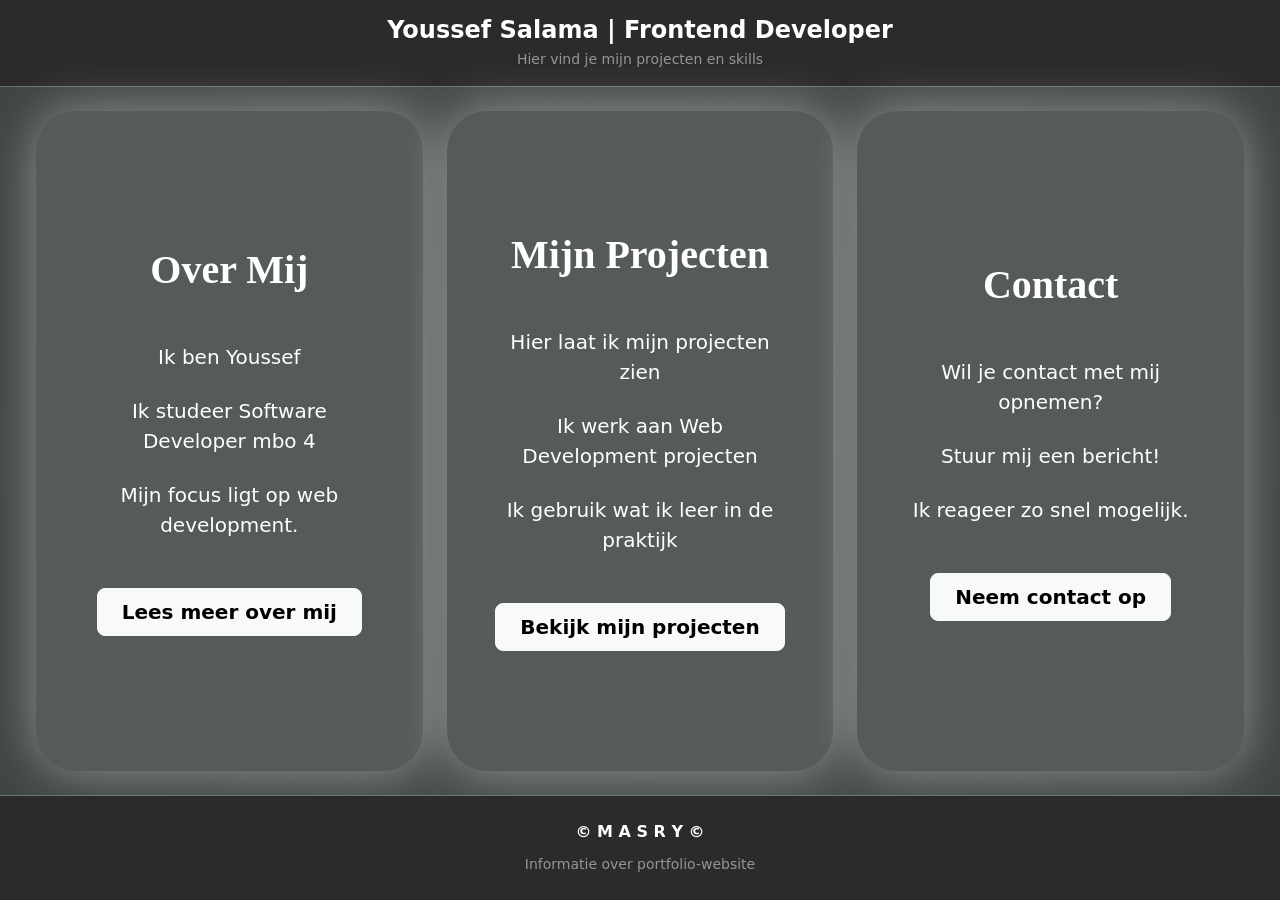
<file: index.html>
<!DOCTYPE html>
<html lang="nl">
<head>
  <meta charset="UTF-8">
  <meta name="viewport" content="width=device-width, initial-scale=1.0">
  <title>Youssef Salama Portfolio</title>
  <link href="https://cdn.jsdelivr.net/npm/bootstrap@5.3.3/dist/css/bootstrap.min.css" rel="stylesheet">
  <link rel="stylesheet" href="css/style.css">
</head>
<body class="d-flex flex-column min-vh-100">

  <header class="custom-header-bg text-white py-3 border-bottom border-secondary">
    <div class="container-fluid text-center">
      <h1 class="h4 fw-bold mb-1 glow-text">Youssef Salama | Frontend Developer</h1>
      <p class="small mb-0 text-white-50 serif-subtitle">Hier vind je mijn projecten en skills</p>
    </div>
  </header>

  <main class="container-fluid px-4 py-4 flex-grow-1 d-flex align-items-stretch">
    <div class="row g-4 text-center w-100 mx-auto align-items-stretch">

      <div class="col-md-4 d-flex">
        <article class="custom-card p-5 text-white w-100 d-flex flex-column justify-content-center">
          <h2 class="h1 fw-bold mb-5 serif-title">Over Mij</h2>
          <p class="fs-5 mb-4">Ik ben Youssef</p>
          <p class="fs-5 mb-4">Ik studeer Software Developer mbo 4</p>
          <p class="fs-5 mb-5">Mijn focus ligt op web development.</p>
          <div>
            <a href="over-mij.html" class="btn btn-light btn-lg fw-bold px-4 py-2">Lees meer over mij</a>
          </div>
        </article>
      </div>

      <div class="col-md-4 d-flex">
        <article class="custom-card p-5 text-white w-100 d-flex flex-column justify-content-center">
          <h2 class="h1 fw-bold mb-5 serif-title">Mijn Projecten</h2>
          <p class="fs-5 mb-4">Hier laat ik mijn projecten zien</p>
          <p class="fs-5 mb-4">Ik werk aan Web Development projecten</p>
          <p class="fs-5 mb-5">Ik gebruik wat ik leer in de praktijk</p>
          <div>
            <a href="projecten.html" class="btn btn-light btn-lg fw-bold px-4 py-2">Bekijk mijn projecten</a>
          </div>
        </article>
      </div>

      <div class="col-md-4 d-flex">
        <article class="custom-card p-5 text-white w-100 d-flex flex-column justify-content-center">
          <h2 class="h1 fw-bold mb-5 serif-title">Contact</h2>
          <p class="fs-5 mb-4">Wil je contact met mij opnemen?</p>
          <p class="fs-5 mb-4">Stuur mij een bericht!</p>
          <p class="fs-5 mb-5">Ik reageer zo snel mogelijk.</p>
          <div>
            <a href="contact.html" class="btn btn-light btn-lg fw-bold px-4 py-2">Neem contact op</a>
          </div>
        </article>
      </div>

    </div>
  </main>

  <footer class="custom-header-bg text-white text-center py-4 border-top border-secondary mt-auto">
    <div class="container-fluid">
      <p class="mb-2 fw-bold">© M A S R Y ©</p>
      <a href="portfolio-info.html" class="text-white-50 text-decoration-none small">Informatie over portfolio-website</a>
    </div>
  </footer>

  <script src="https://cdn.jsdelivr.net/npm/bootstrap@5.3.3/dist/js/bootstrap.bundle.min.js"></script>
</body>
</html>
</file>
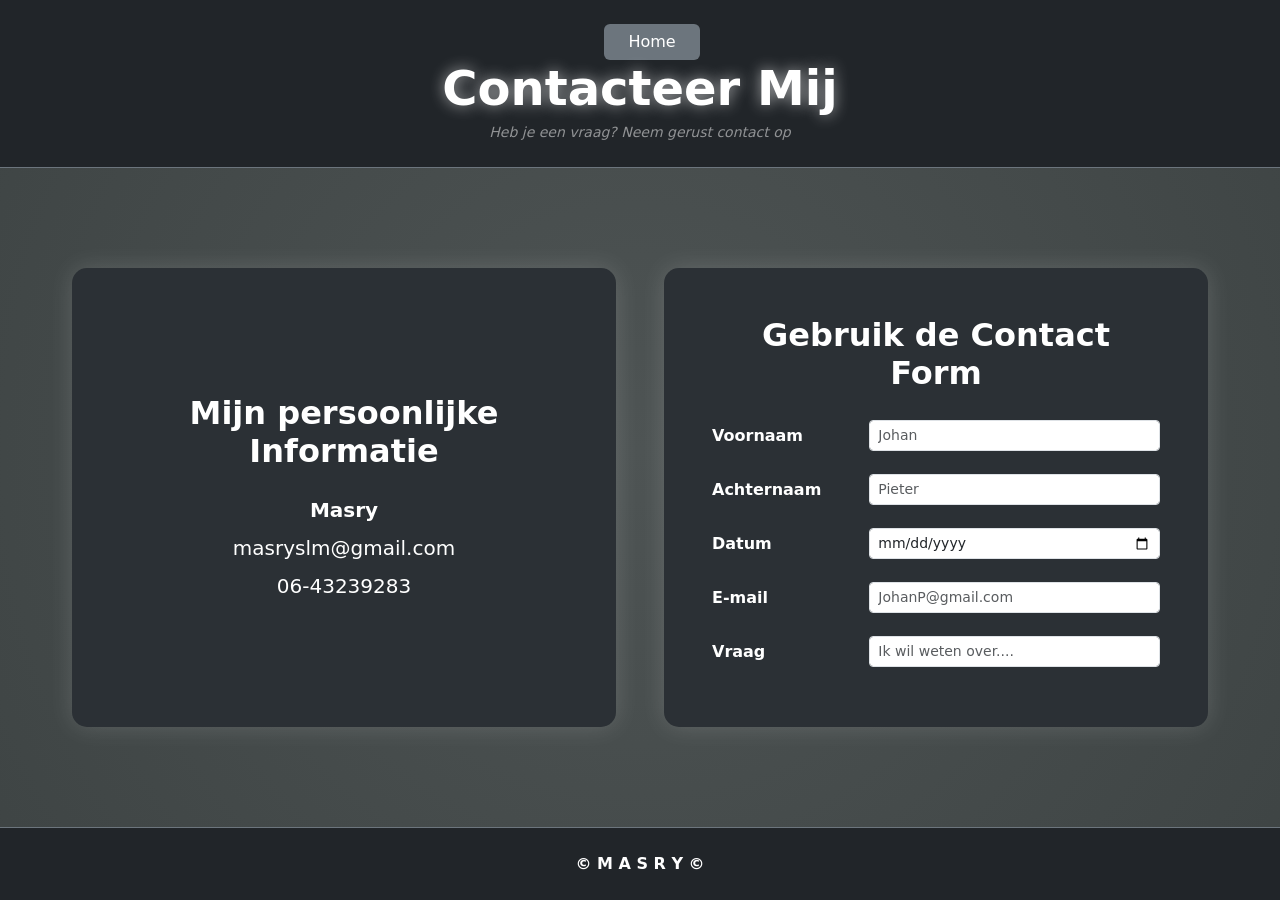
<file: contact.html>
<!DOCTYPE html>
<html lang="nl">
<head>
  <meta charset="UTF-8">
  <meta name="viewport" content="width=device-width, initial-scale=1.0">
  <title>Contacteer Mij - Youssef Salama</title>
  <link href="https://cdn.jsdelivr.net/npm/bootstrap@5.3.3/dist/css/bootstrap.min.css" rel="stylesheet">
  <link rel="stylesheet" href="css/style.css">
</head>
<body class="bg-dark text-white d-flex flex-column min-vh-100" style="background-color: #343a40 !important;">

  <header class="bg-secondary text-white py-4 border-bottom border-secondary text-center" style="background-color: #212529 !important;">
    <div class="container-fluid position-relative">
      <a href="index.html" class="btn btn-secondary position-md-absolute start-0 top-50 translate-middle-y-md ms-md-4 mb-3 mb-md-0 px-4" style="background-color: #6c757d; border: none;">Home</a>
      
      <h1 class="display-5 fw-bold mb-1" style="text-shadow: 0 0 15px rgba(255,255,255,0.6);">Contacteer Mij</h1>
      <p class="small mb-0 text-white-50 fst-italic">Heb je een vraag? Neem gerust contact op</p>
    </div>
  </header>

  <main class="container-fluid px-5 py-5 flex-grow-1 d-flex align-items-center">
    <div class="row row-cols-1 row-cols-md-2 g-5 w-100 mx-auto justify-content-center">
      
      <div class="col d-flex">
        <article class="card bg-secondary text-white text-center w-100 p-5 border-0 d-flex flex-column justify-content-center" 
                 style="background-color: #2b3035 !important; border-radius: 15px; box-shadow: 0 0 25px rgba(255, 255, 255, 0.15) !important; min-height: 400px;">
          <h2 class="card-title h2 fw-bold mb-4">Mijn persoonlijke Informatie</h2>
          <p class="fs-5 mb-2 fw-semibold">Masry</p>
          <p class="fs-5 mb-2">masryslm@gmail.com</p>
          <p class="fs-5 mb-0">06-43239283</p>
        </article>
      </div>

      <div class="col d-flex">
        <article class="card bg-secondary text-white w-100 p-5 border-0 d-flex flex-column justify-content-center" 
                 style="background-color: #2b3035 !important; border-radius: 15px; box-shadow: 0 0 25px rgba(255, 255, 255, 0.15) !important; min-height: 400px;">
          <h2 class="card-title h2 fw-bold mb-4 text-center">Gebruik de Contact Form</h2>
          
          <form action="#" method="POST">
            <div class="row mb-3 align-items-center">
              <label for="voornaam" class="col-sm-4 col-form-label fw-semibold">Voornaam</label>
              <div class="col-sm-8">
                <input type="text" class="form-control form-control-sm rounded-1" id="voornaam" placeholder="Johan">
              </div>
            </div>

            <div class="row mb-3 align-items-center">
              <label for="achternaam" class="col-sm-4 col-form-label fw-semibold">Achternaam</label>
              <div class="col-sm-8">
                <input type="text" class="form-control form-control-sm rounded-1" id="achternaam" placeholder="Pieter">
              </div>
            </div>

            <div class="row mb-3 align-items-center">
              <label for="datum" class="col-sm-4 col-form-label fw-semibold">Datum</label>
              <div class="col-sm-8">
                <input type="date" class="form-control form-control-sm rounded-1" id="datum">
              </div>
            </div>

            <div class="row mb-3 align-items-center">
              <label for="email" class="col-sm-4 col-form-label fw-semibold">E-mail</label>
              <div class="col-sm-8">
                <input type="email" class="form-control form-control-sm rounded-1" id="email" placeholder="JohanP@gmail.com">
              </div>
            </div>

            <div class="row mb-2 align-items-center">
              <label for="vraag" class="col-sm-4 col-form-label fw-semibold">Vraag</label>
              <div class="col-sm-8">
                <input type="text" class="form-control form-control-sm rounded-1" id="vraag" placeholder="Ik wil weten over....">
              </div>
            </div>
          </form>
        </article>
      </div>

    </div>
  </main>

  <footer class="bg-secondary text-white text-center py-4 border-top border-secondary mt-auto" style="background-color: #212529 !important;">
    <div class="container-fluid">
      <p class="mb-0 fw-bold">© M A S R Y ©</p>
    </div>
  </footer>

  <script src="https://cdn.jsdelivr.net/npm/bootstrap@5.3.3/dist/js/bootstrap.bundle.min.js"></script>
</body>
</html>
</file>
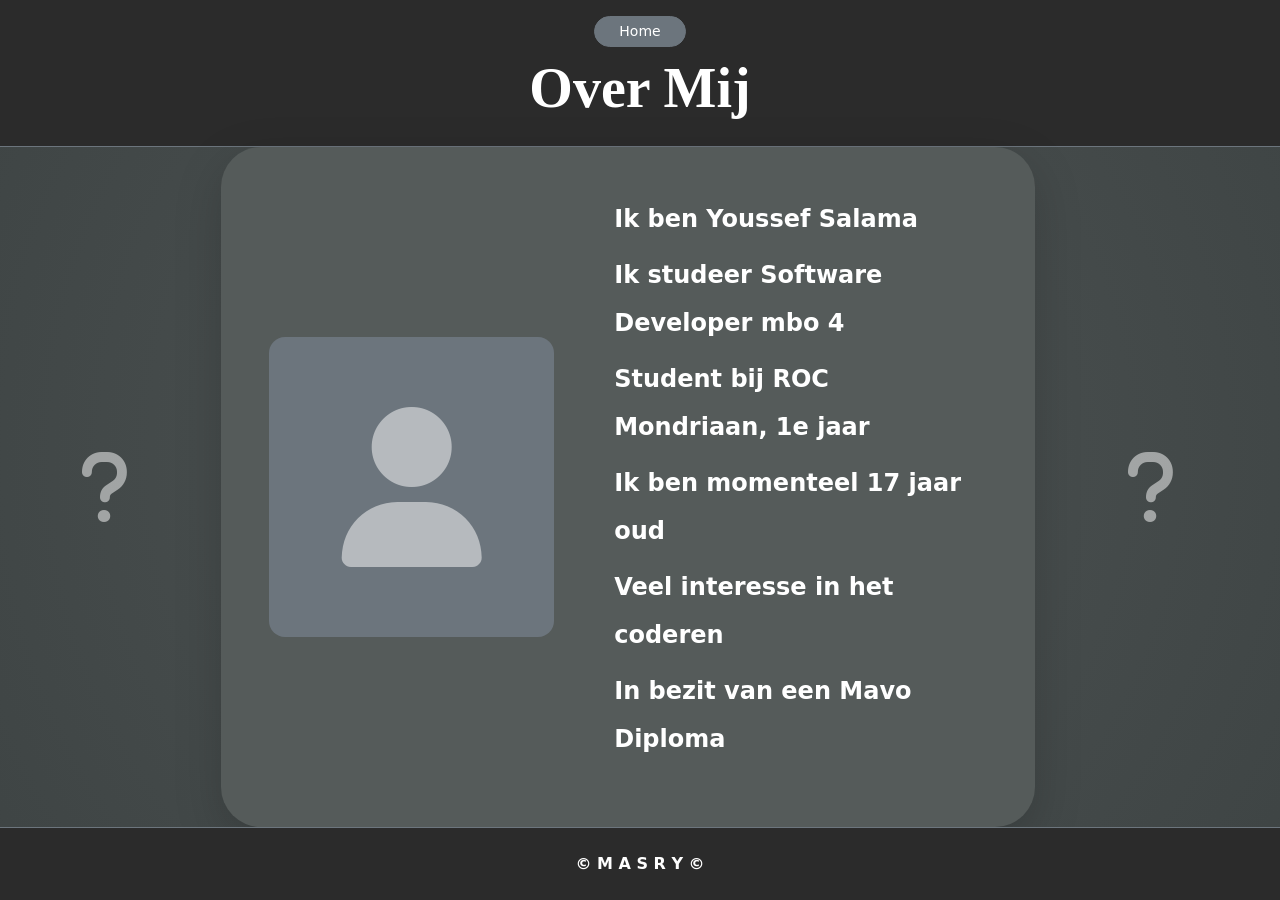
<file: over-mij.html>
<!DOCTYPE html>
<html lang="nl">
<head>
  <meta charset="UTF-8">
  <meta name="viewport" content="width=device-width, initial-scale=1.0">
  <title>Over Mij - Youssef Salama</title>
  <link href="https://cdn.jsdelivr.net/npm/bootstrap@5.3.3/dist/css/bootstrap.min.css" rel="stylesheet">
  <link rel="stylesheet" href="https://cdnjs.cloudflare.com/ajax/libs/font-awesome/6.5.1/css/all.min.css">
  <link rel="stylesheet" href="css/style.css">
</head>
<body class="d-flex flex-column min-vh-100">

  <header class="custom-header-bg py-3 border-bottom border-secondary text-center">
    <div class="container-fluid">
      <div class="mb-2">
        <a href="index.html" class="btn btn-secondary btn-sm rounded-pill px-4">Home</a>
      </div>
      <h1 class="display-4 fw-bold text-white serif-title">Over Mij</h1>
    </div>
  </header>

  <main class="container-fluid flex-grow-1 d-flex align-items-center">
    <div class="row w-100 align-items-center text-center">
      
      <div class="col-2 d-none d-lg-block">
        <i class="fa-solid fa-question display-1 text-white opacity-50"></i>
      </div>

      <div class="col-12 col-lg-8">
        <article class="custom-card p-4 p-md-5 text-white mx-auto shadow-lg" style="max-width: 900px;">
          <div class="row align-items-center">
            <div class="col-md-5 mb-4 mb-md-0">
              <div class="bg-secondary rounded-4 p-4 d-flex align-items-center justify-content-center" style="height: 300px;">
                <i class="fa-solid fa-user text-white-50" style="font-size: 10rem;"></i>
              </div>
            </div>
            <div class="col-md-7 text-start ps-md-5">
              <ul class="list-unstyled fs-4 lh-lg fw-bold">
                <li class="mb-2">Ik ben Youssef Salama</li>
                <li class="mb-2">Ik studeer Software Developer mbo 4</li>
                <li class="mb-2">Student bij ROC Mondriaan, 1e jaar</li>
                <li class="mb-2">Ik ben momenteel 17 jaar oud</li>
                <li class="mb-2">Veel interesse in het coderen</li>
                <li class="mb-0">In bezit van een Mavo Diploma</li>
              </ul>
            </div>
          </div>
        </article>
      </div>

      <div class="col-2 d-none d-lg-block">
        <i class="fa-solid fa-question display-1 text-white opacity-50"></i>
      </div>

    </div>
  </main>

  <footer class="custom-header-bg text-white text-center py-4 border-top border-secondary mt-auto">
    <div class="container-fluid">
      <p class="mb-0 fw-bold">© M A S R Y ©</p>
    </div>
  </footer>

  <script src="https://cdn.jsdelivr.net/npm/bootstrap@5.3.3/dist/js/bootstrap.bundle.min.js"></script>
</body>
</html>
</file>
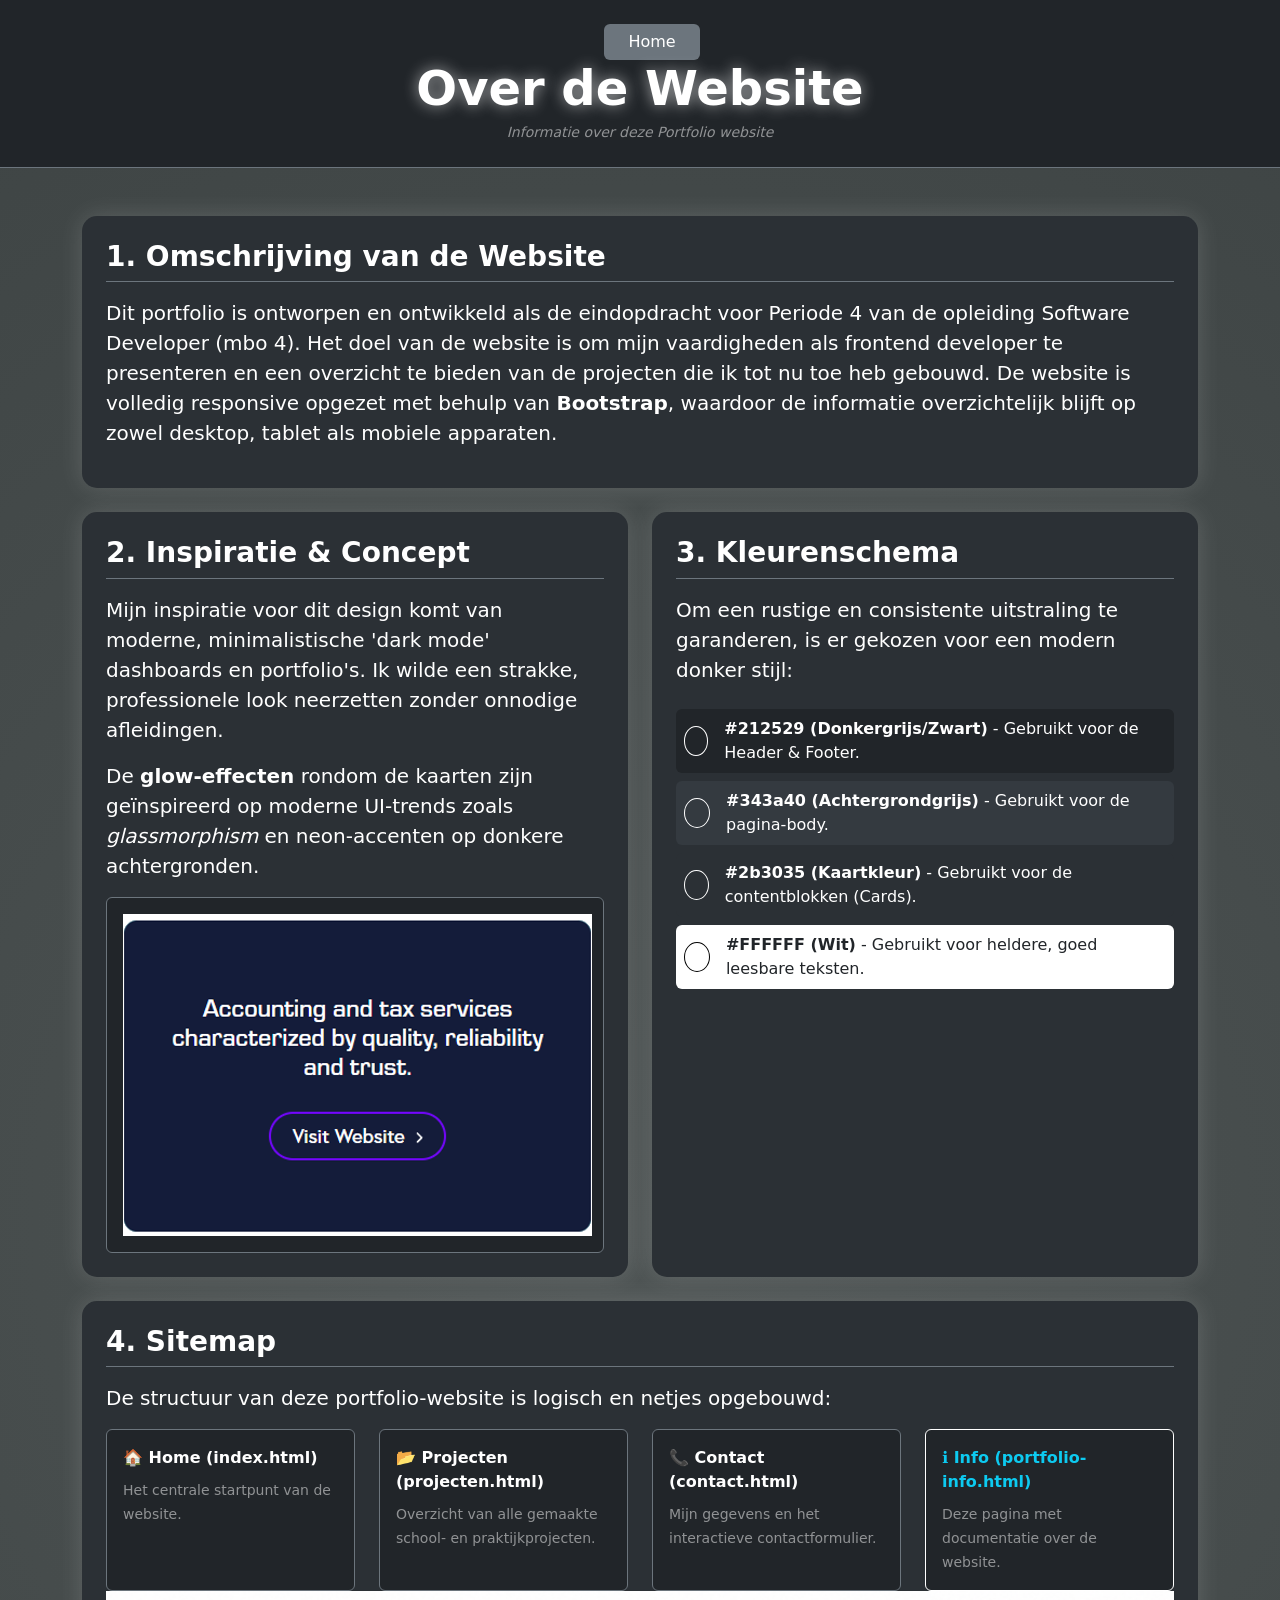
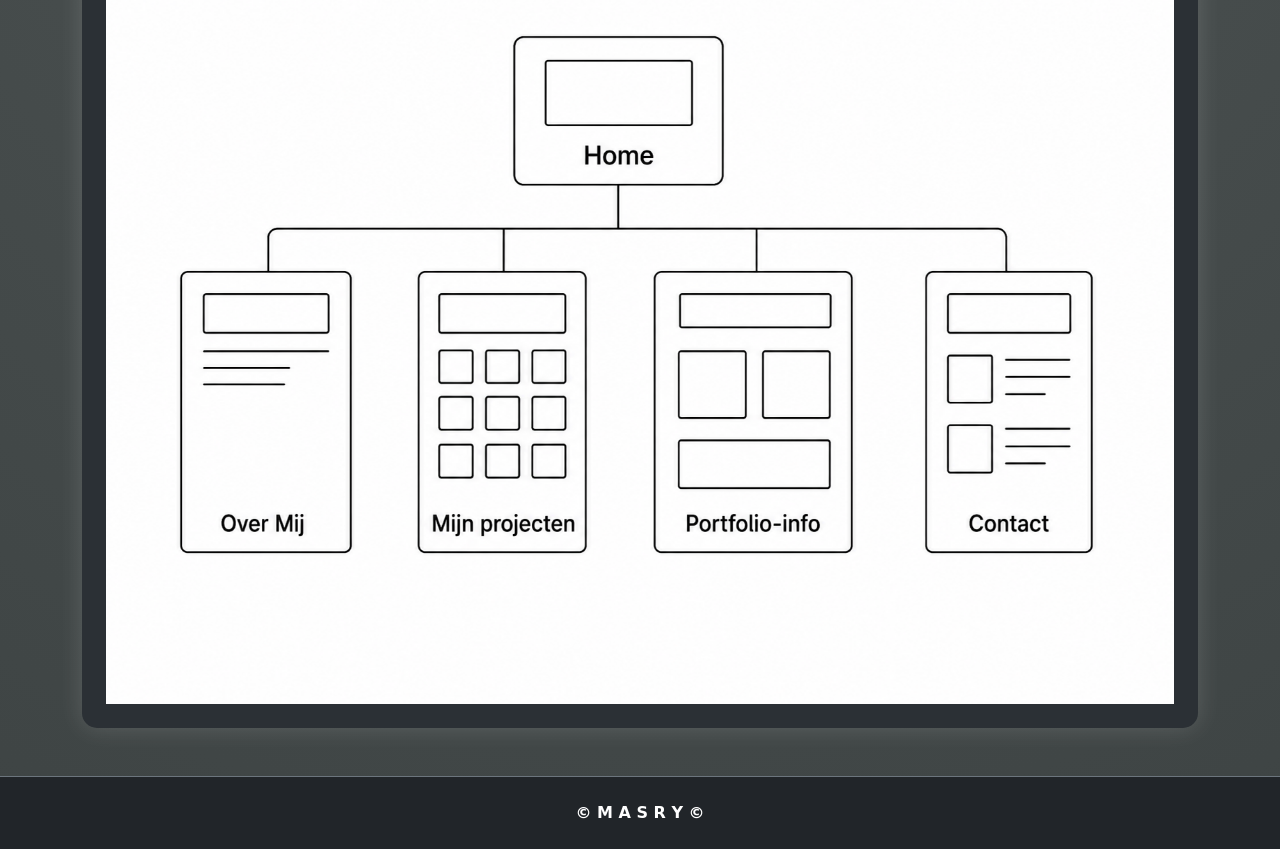
<file: portfolio-info.html>
<!DOCTYPE html>
<html lang="nl">
<head>
  <meta charset="UTF-8">
  <meta name="viewport" content="width=device-width, initial-scale=1.0">
  <title>Over deze Website</title>
  <link href="https://cdn.jsdelivr.net/npm/bootstrap@5.3.3/dist/css/bootstrap.min.css" rel="stylesheet">
  <link rel="stylesheet" href="css/style.css">
</head>
<body class="bg-dark text-white d-flex flex-column min-vh-100" style="background-color: #343a40 !important;">

  <header class="bg-secondary text-white py-4 border-bottom border-secondary text-center" style="background-color: #212529 !important;">
    <div class="container-fluid position-relative">
      <a href="index.html" class="btn btn-secondary position-md-absolute start-0 top-50 translate-middle-y-md ms-md-4 mb-3 mb-md-0 px-4" style="background-color: #6c757d; border: none;">Home</a>
      
      <h1 class="display-5 fw-bold mb-1" style="text-shadow: 0 0 15px rgba(255,255,255,0.6);">Over de Website</h1>
      <p class="small mb-0 text-white-50 fst-italic">Informatie over deze Portfolio website</p>
    </div>
  </header>

  <main class="container py-5 flex-grow-1">
    <div class="row g-4">

      <div class="col-12">
        <article class="card text-white p-4 border-0" style="background-color: #2b3035 !important; border-radius: 15px; box-shadow: 0 0 25px rgba(255, 255, 255, 0.15) !important;">
          <h2 class="h3 fw-bold mb-3 border-bottom border-secondary pb-2">1. Omschrijving van de Website</h2>
          <p class="fs-5 lh-base">
            Dit portfolio is ontworpen en ontwikkeld als de eindopdracht voor Periode 4 van de opleiding Software Developer (mbo 4). 
            Het doel van de website is om mijn vaardigheden als frontend developer te presenteren en een overzicht te bieden van de projecten 
            die ik tot nu toe heb gebouwd. De website is volledig responsive opgezet met behulp van <strong>Bootstrap</strong>, 
            waardoor de informatie overzichtelijk blijft op zowel desktop, tablet als mobiele apparaten.
          </p>
        </article>
      </div>

      <div class="col-12 col-md-6 d-flex">
        <article class="card text-white p-4 border-0 w-100" style="background-color: #2b3035 !important; border-radius: 15px; box-shadow: 0 0 25px rgba(255, 255, 255, 0.15) !important;">
          <h2 class="h3 fw-bold mb-3 border-bottom border-secondary pb-2">2. Inspiratie & Concept</h2>
          <p class="fs-5 mb-3">
            Mijn inspiratie voor dit design komt van moderne, minimalistische 'dark mode' dashboards en portfolio's. 
            Ik wilde een strakke, professionele look neerzetten zonder onnodige afleidingen. 
          </p>
          <p class="fs-5 mb-3">
            De <strong>glow-effecten</strong> rondom de kaarten zijn geïnspireerd op moderne UI-trends zoals <em>glassmorphism</em> en neon-accenten op donkere achtergronden.
          </p>
          <div class="mt-auto bg-dark rounded p-3 text-center text-white-50 small border border-secondary">
            <span class="fst-italic"><img src="img/inspiratie.png" alt="inspiratie img"></span>
          </div>
        </article>
      </div>

      <div class="col-12 col-md-6 d-flex">
        <article class="card text-white p-4 border-0 w-100" style="background-color: #2b3035 !important; border-radius: 15px; box-shadow: 0 0 25px rgba(255, 255, 255, 0.15) !important;">
          <h2 class="h3 fw-bold mb-3 border-bottom border-secondary pb-2">3. Kleurenschema</h2>
          <p class="fs-5 mb-4">Om een rustige en consistente uitstraling te garanderen, is er gekozen voor een modern donker stijl:</p>
          
          <div class="d-flex flex-column gap-2">
            <div class="d-flex align-items-center p-2 rounded" style="background-color: #212529;">
              <div class="rounded-circle me-3" style="width: 30px; height: 30px; background-color: #212529; border: 1px solid #fff;"></div>
              <span><strong>#212529 (Donkergrijs/Zwart)</strong> - Gebruikt voor de Header & Footer.</span>
            </div>
            <div class="d-flex align-items-center p-2 rounded" style="background-color: #343a40;">
              <div class="rounded-circle me-3" style="width: 30px; height: 30px; background-color: #343a40; border: 1px solid #fff;"></div>
              <span><strong>#343a40 (Achtergrondgrijs)</strong> - Gebruikt voor de pagina-body.</span>
            </div>
            <div class="d-flex align-items-center p-2 rounded" style="background-color: #2b3035;">
              <div class="rounded-circle me-3" style="width: 30px; height: 30px; background-color: #2b3035; border: 1px solid #fff;"></div>
              <span><strong>#2b3035 (Kaartkleur)</strong> - Gebruikt voor de contentblokken (Cards).</span>
            </div>
            <div class="d-flex align-items-center p-2 rounded text-dark" style="background-color: #ffffff;">
              <div class="rounded-circle me-3" style="width: 30px; height: 30px; background-color: #ffffff; border: 1px solid #000;"></div>
              <span><strong>#FFFFFF (Wit)</strong> - Gebruikt voor heldere, goed leesbare teksten.</span>
            </div>
          </div>
        </article>
      </div>

      <div class="col-12">
        <article class="card text-white p-4 border-0" style="background-color: #2b3035 !important; border-radius: 15px; box-shadow: 0 0 25px rgba(255, 255, 255, 0.15) !important;">
          <h2 class="h3 fw-bold mb-3 border-bottom border-secondary pb-2">4. Sitemap</h2>
          <p class="fs-5 mb-3">De structuur van deze portfolio-website is logisch en netjes opgebouwd:</p>
          
          <div class="row text-center text-md-start">
            <div class="col-md-3 mb-3 mb-md-0">
              <div class="p-3 bg-dark rounded border border-secondary h-100">
                <span class="fw-bold d-block mb-2">🏠 Home (index.html)</span>
                <small class="text-white-50">Het centrale startpunt van de website.</small>
              </div>
            </div>
            <div class="col-md-3 mb-3 mb-md-0">
              <div class="p-3 bg-dark rounded border border-secondary h-100">
                <span class="fw-bold d-block mb-2">📂 Projecten (projecten.html)</span>
                <small class="text-white-50">Overzicht van alle gemaakte school- en praktijkprojecten.</small>
              </div>
            </div>
            <div class="col-md-3 mb-3 mb-md-0">
              <div class="p-3 bg-dark rounded border border-secondary h-100">
                <span class="fw-bold d-block mb-2">📞 Contact (contact.html)</span>
                <small class="text-white-50">Mijn gegevens en het interactieve contactformulier.</small>
              </div>
            </div>
            <div class="col-md-3">
              <div class="p-3 bg-dark rounded border border-secondary h-100" style="border-color: #fff !important;">
                <span class="fw-bold d-block mb-2 text-info">ℹ️ Info (portfolio-info.html)</span>
                <small class="text-white-50">Deze pagina met documentatie over de website.</small>
              </div>
            </div>
            <img src="img/sitemap.png" alt="">
          </div>
        </article>
      </div>

    </div>
  </main>

  <footer class="bg-secondary text-white text-center py-4 border-top border-secondary mt-auto" style="background-color: #212529 !important;">
    <div class="container-fluid">
      <p class="mb-0 fw-bold">© M A S R Y ©</p>
    </div>
  </footer>

  <script src="https://cdn.jsdelivr.net/npm/bootstrap@5.3.3/dist/js/bootstrap.bundle.min.js"></script>
</body>
</html>
</file>
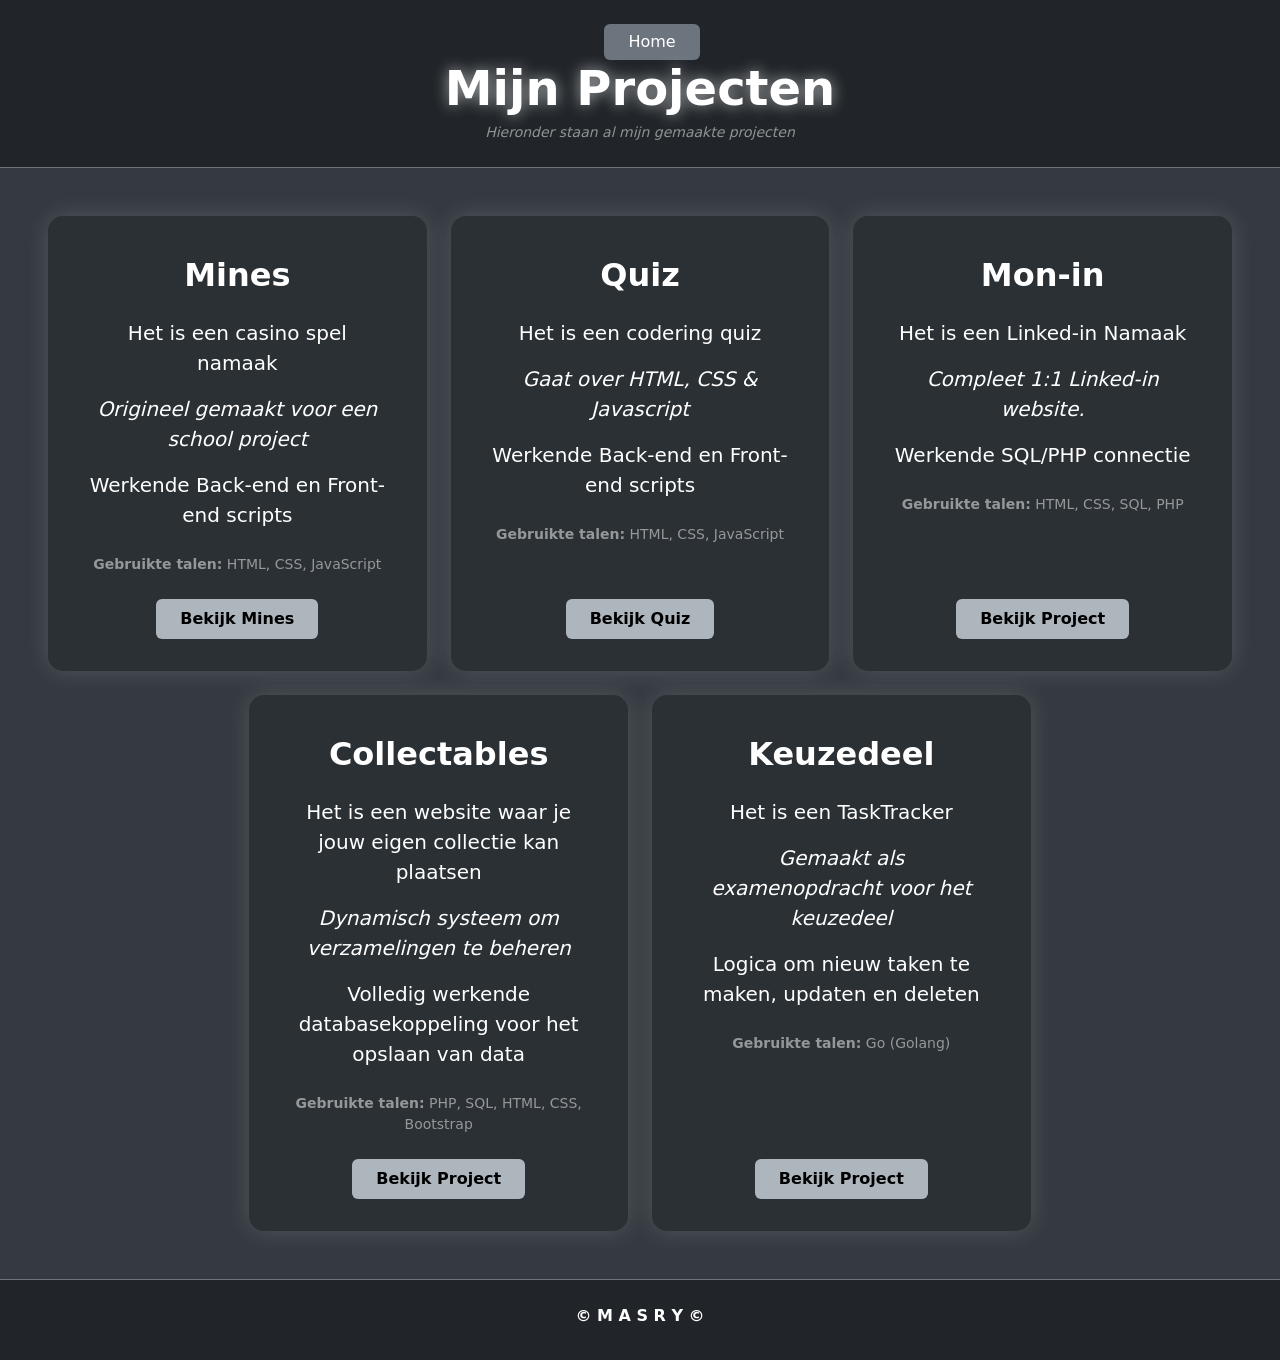
<file: projecten.html>
<!DOCTYPE html>
<html lang="nl">
<head>
  <meta charset="UTF-8">
  <meta name="viewport" content="width=device-width, initial-scale=1.0">
  <title>Mijn Projecten - Youssef Salama</title>
  <link href="https://cdn.jsdelivr.net/npm/bootstrap@5.3.3/dist/css/bootstrap.min.css" rel="stylesheet">
</head>
<body class="bg-dark text-white d-flex flex-column min-vh-100" style="background-color: #343a40 !important;">

  <header class="bg-secondary text-white py-4 border-bottom border-secondary text-center" style="background-color: #212529 !important;">
    <div class="container-fluid position-relative">
      <a href="index.html" class="btn btn-secondary position-md-absolute start-0 top-50 translate-middle-y-md ms-md-4 mb-3 mb-md-0 px-4" style="background-color: #6c757d; border: none;">Home</a>
      
      <h1 class="display-5 fw-bold mb-1" style="text-shadow: 0 0 15px rgba(255,255,255,0.6);">Mijn Projecten</h1>
      <p class="small mb-0 text-white-50 fst-italic">Hieronder staan al mijn gemaakte projecten</p>
    </div>
  </header>

  <main class="container-fluid px-5 py-5 flex-grow-1">
    <div class="row row-cols-1 row-cols-md-3 g-4 justify-content-center">

      <div class="col d-flex">
        <article class="card bg-secondary text-white text-center w-100 p-4 border-0 d-flex flex-column justify-content-between" style="background-color: #2b3035 !important; border-radius: 15px; box-shadow: 0 0 25px rgba(255, 255, 255, 0.15) !important;">
          <div class="card-body py-3">
            <h2 class="card-title h2 fw-bold mb-4">Mines</h2>
            <p class="card-text fs-5 mb-3">Het is een casino spel namaak</p>
            <p class="card-text fs-5 mb-3 fst-italic">Origineel gemaakt voor een school project</p>
            <p class="card-text fs-5 mb-4">Werkende Back-end en Front-end scripts</p>
            <p class="text-white-50 small mb-0"><strong>Gebruikte talen:</strong> HTML, CSS, JavaScript</p>
          </div>
          <div class="card-footer bg-transparent border-0 pb-2">
            <a href="https://github.com/ROCMondriaanTIN/sd25-project-game-javascript-Masry-070" class="btn btn-light fw-bold px-4 py-2" style="background-color: #adb5bd; border: none;">Bekijk Mines</a>
          </div>
        </article>
      </div>

      <div class="col d-flex">
        <article class="card bg-secondary text-white text-center w-100 p-4 border-0 d-flex flex-column justify-content-between" style="background-color: #2b3035 !important; border-radius: 15px; box-shadow: 0 0 25px rgba(255, 255, 255, 0.15) !important;">
          <div class="card-body py-3">
            <h2 class="card-title h2 fw-bold mb-4">Quiz</h2>
            <p class="card-text fs-5 mb-3">Het is een codering quiz</p>
            <p class="card-text fs-5 mb-3 fst-italic">Gaat over HTML, CSS & Javascript</p>
            <p class="card-text fs-5 mb-4">Werkende Back-end en Front-end scripts</p>
            <p class="text-white-50 small mb-0"><strong>Gebruikte talen:</strong> HTML, CSS, JavaScript</p>
          </div>
          <div class="card-footer bg-transparent border-0 pb-2">
            <a href="https://github.com/ROCMondriaanTIN/sd25-project-quiz-masry" class="btn btn-light fw-bold px-4 py-2" style="background-color: #adb5bd; border: none;">Bekijk Quiz</a>
          </div>
        </article>
      </div>

      <div class="col d-flex">
        <article class="card bg-secondary text-white text-center w-100 p-4 border-0 d-flex flex-column justify-content-between" style="background-color: #2b3035 !important; border-radius: 15px; box-shadow: 0 0 25px rgba(255, 255, 255, 0.15) !important;">
          <div class="card-body py-3">
            <h2 class="card-title h2 fw-bold mb-4">Mon-in</h2>
            <p class="card-text fs-5 mb-3">Het is een Linked-in Namaak</p>
            <p class="card-text fs-5 mb-3 fst-italic">Compleet 1:1 Linked-in website.</p>
            <p class="card-text fs-5 mb-4">Werkende SQL/PHP connectie</p>
            <p class="text-white-50 small mb-0"><strong>Gebruikte talen:</strong> HTML, CSS, SQL, PHP</p>
          </div>
          <div class="card-footer bg-transparent border-0 pb-2">
            <a href="https://github.com/Masry-070/Monin---Project" class="btn btn-light fw-bold px-4 py-2" style="background-color: #adb5bd; border: none;">Bekijk Project</a>
          </div>
        </article>
      </div>

      <div class="col d-flex">
        <article class="card bg-secondary text-white text-center w-100 p-4 border-0 d-flex flex-column justify-content-between" style="background-color: #2b3035 !important; border-radius: 15px; box-shadow: 0 0 25px rgba(255, 255, 255, 0.15) !important;">
          <div class="card-body py-3">
            <h2 class="card-title h2 fw-bold mb-4">Collectables</h2>
            <p class="card-text fs-5 mb-3">Het is een website waar je jouw eigen collectie kan plaatsen</p>
            <p class="card-text fs-5 mb-3 fst-italic">Dynamisch systeem om verzamelingen te beheren</p>
            <p class="card-text fs-5 mb-4">Volledig werkende databasekoppeling voor het opslaan van data</p>
            <p class="text-white-50 small mb-0"><strong>Gebruikte talen:</strong> PHP, SQL, HTML, CSS, Bootstrap</p>
          </div>
          <div class="card-footer bg-transparent border-0 pb-2">
            <a href="#" class="btn btn-light fw-bold px-4 py-2" style="background-color: #adb5bd; border: none;">Bekijk Project</a>
          </div>
        </article>
      </div>

      <div class="col d-flex">
        <article class="card bg-secondary text-white text-center w-100 p-4 border-0 d-flex flex-column justify-content-between" style="background-color: #2b3035 !important; border-radius: 15px; box-shadow: 0 0 25px rgba(255, 255, 255, 0.15) !important;">
          <div class="card-body py-3">
            <h2 class="card-title h2 fw-bold mb-4">Keuzedeel</h2>
            <p class="card-text fs-5 mb-3">Het is een TaskTracker</p>
            <p class="card-text fs-5 mb-3 fst-italic">Gemaakt als examenopdracht voor het keuzedeel</p>
            <p class="card-text fs-5 mb-4">Logica om nieuw taken te maken, updaten en deleten</p>
            <p class="text-white-50 small mb-0"><strong>Gebruikte talen:</strong> Go (Golang)</p>
          </div>
          <div class="card-footer bg-transparent border-0 pb-2">
            <a href="https://github.com/Masry-070/TaskTracker-Go" class="btn btn-light fw-bold px-4 py-2" style="background-color: #adb5bd; border: none;">Bekijk Project</a>
          </div>
        </article>
      </div>

    </div>
  </main>

  <footer class="bg-secondary text-white text-center py-4 border-top border-secondary mt-auto" style="background-color: #212529 !important;">
    <div class="container-fluid">
      <p class="mb-2 fw-bold">© M A S R Y ©</p>
    </div>
  </footer>

  <script src="https://cdn.jsdelivr.net/npm/bootstrap@5.3.3/dist/js/bootstrap.bundle.min.js"></script>
</body>
</html>
</file>
<file: css/style.css>
body {
  background: radial-gradient(circle, #4e5454 0%, #3e4444 100%);
  color: white;
}

.custom-header-bg {
  background-color: #2b2b2b;
}

.custom-card {
  background-color: #555b5a;
  border-radius: 40px;
  box-shadow: 0 0 50px rgba(255, 255, 255, 0.4);
  border: none;
}

.serif-title {
  font-family: 'Times New Roman', Times, serif;
}

.lh-lg {
  line-height: 1.8;
}

@media (max-width: 991px) {
  .custom-card {
    border-radius: 25px;
  }
}
</file>
